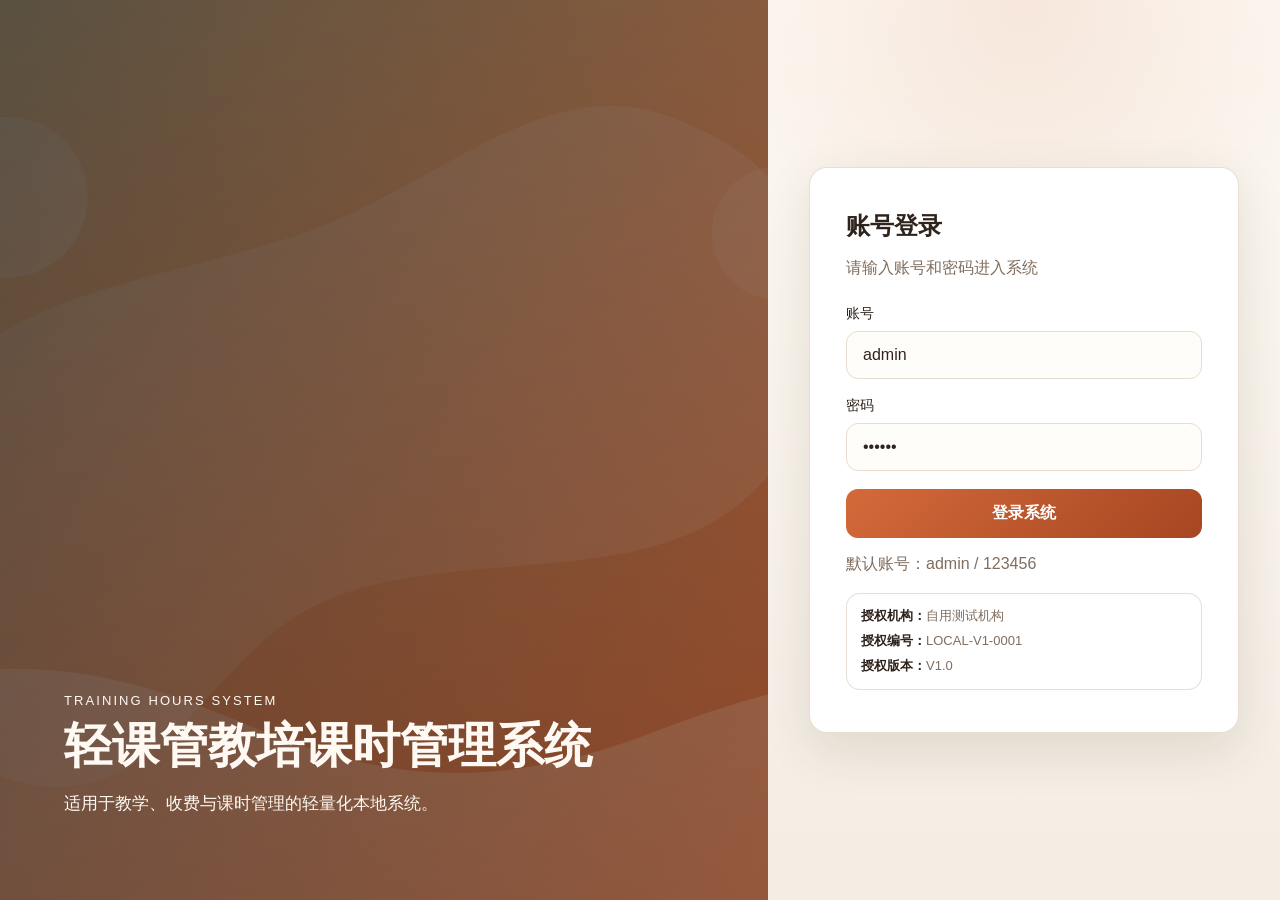
<file: index.html>
<!DOCTYPE html>
<html lang="zh-CN">

<head>
  <meta charset="UTF-8">
  <meta http-equiv="refresh" content="0; url=./pages/login.html">
  <meta name="viewport" content="width=device-width, initial-scale=1.0">
  <title>学校学员课时管理系统</title>
</head>

<body>
  <p>正在进入系统登录页，如未自动跳转，请点击 <a href="./pages/login.html">这里</a>。</p>
</body>

</html>
</file>
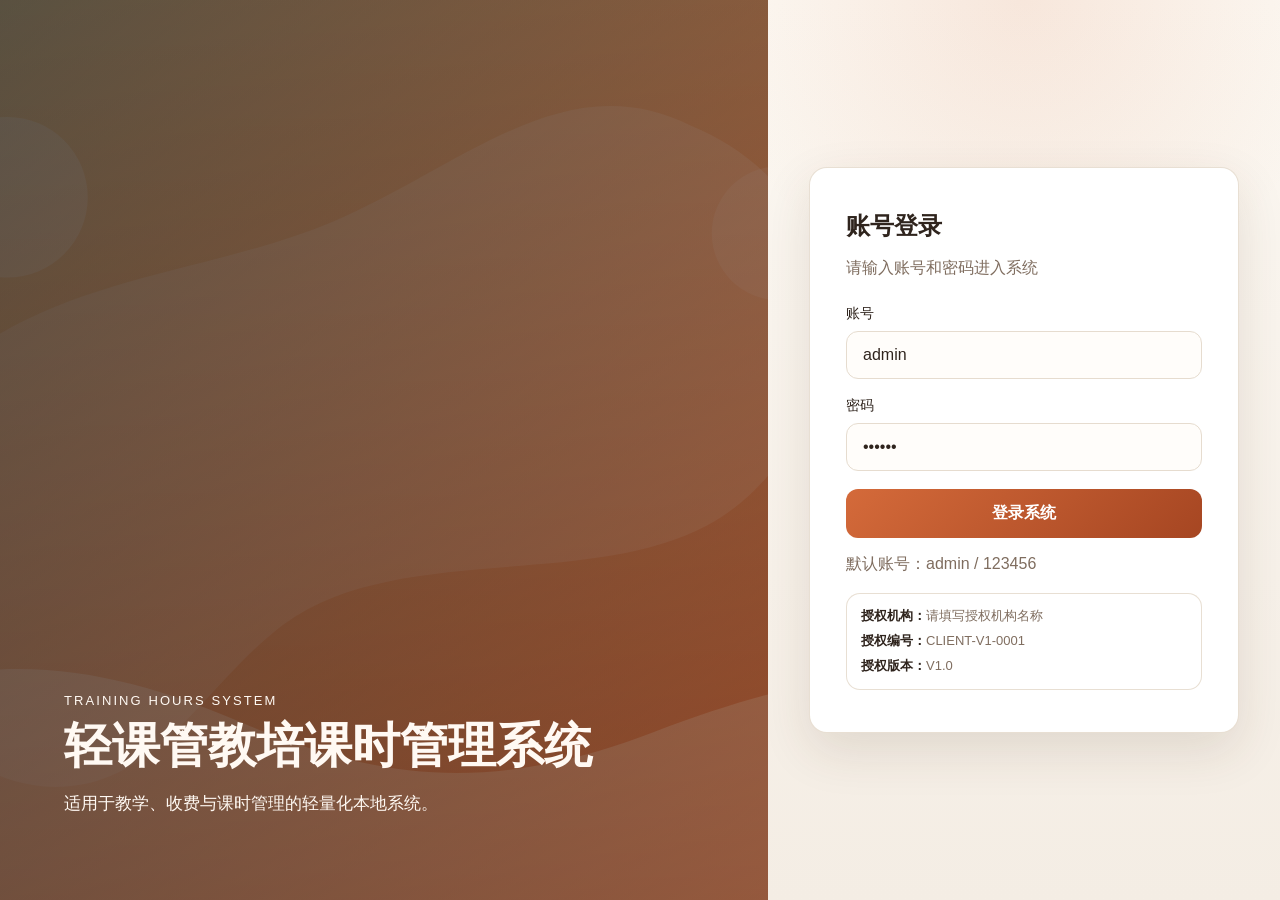
<file: 教培管理系统_V1.0_交付包/系统程序/index.html>
﻿<!DOCTYPE html>
<html lang="zh-CN">

<head>
  <meta charset="UTF-8">
  <meta http-equiv="refresh" content="0; url=./pages/login.html">
  <meta name="viewport" content="width=device-width, initial-scale=1.0">
  <title>轻课管教培课时管理系统</title>
</head>

<body>
  <p>正在进入轻课管教培课时管理系统登录页，如未自动跳转，请点击 <a href="./pages/login.html">这里</a>。</p>
</body>

</html>
</file>
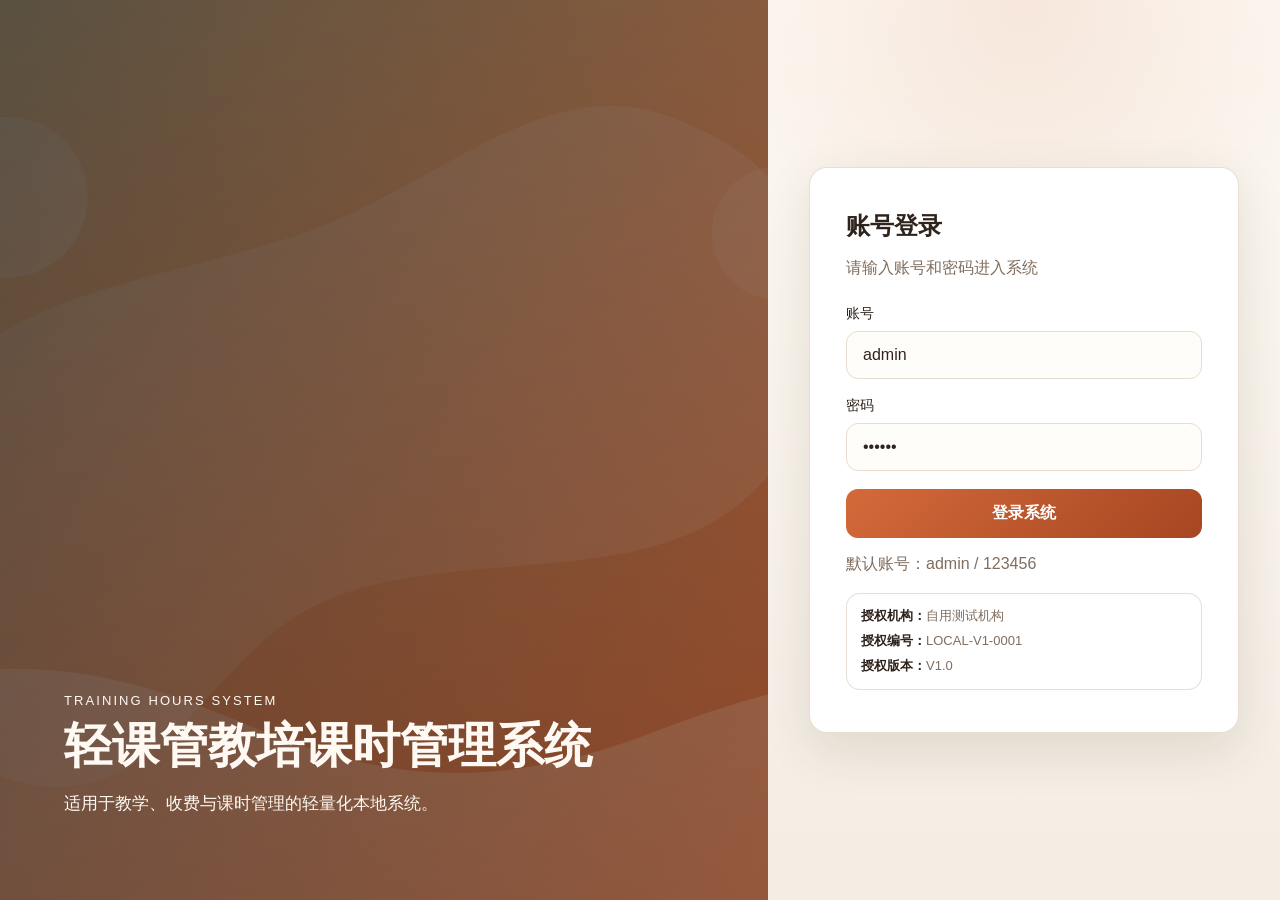
<file: pages/dashboard.html>
﻿<!DOCTYPE html>
<html lang="zh-CN">

<head>
  <meta charset="UTF-8">
  <meta name="viewport" content="width=device-width, initial-scale=1.0">
  <title>轻课管教培课时管理系统</title>
  <link rel="stylesheet" href="../css/style.css">
</head>

<body>
  <section class="dashboard">
    <aside class="sidebar">
      <div class="brand-block">
        <div class="brand-mark">
          <img src="../images/Logo.svg" alt="课时管理系统标识" class="brand-logo" />
        </div>
        <div class="brand-text">
          <h2>轻课管教培课时管理系统</h2>
        </div>
      </div>
      <div class="sidebar-license">
        <p><strong>授权机构：</strong><span id="sidebarLicenseInstitution">-</span></p>
        <p><strong>授权编号：</strong><span id="sidebarLicenseCode">-</span></p>
        <p><strong>授权版本：</strong><span id="sidebarLicenseVersion">-</span></p>
      </div>

      <nav class="menu">
        <div class="menu-group" data-group="frontdesk">
          <button class="menu-parent active expanded" type="button" data-parent="frontdesk">
            <span>前台业务</span>
            <span class="menu-arrow">▼</span>
          </button>
          <div class="submenu">
            <button class="menu-item" type="button" data-page="enrollment" data-parent-group="frontdesk">新生报名</button>
          </div>
        </div>

        <div class="menu-group" data-group="teaching">
          <button class="menu-parent active expanded" type="button" data-parent="teaching">
            <span>教学管理</span>
            <span class="menu-arrow">▼</span>
          </button>
          <div class="submenu">
            <button class="menu-item" type="button" data-page="teacher" data-parent-group="teaching">教师管理</button>
            <button class="menu-item" type="button" data-page="course" data-parent-group="teaching">课程管理</button>
            <button class="menu-item" type="button" data-page="class" data-parent-group="teaching">班级管理</button>
            <button class="menu-item active" type="button" data-page="student" data-parent-group="teaching">学员管理</button>
            <button class="menu-item" type="button" data-page="session" data-parent-group="teaching">上课管理</button>
            <button class="menu-item" type="button" data-page="charge" data-parent-group="teaching">收费模式</button>
          </div>
        </div>

        <div class="menu-group" data-group="finance">
          <button class="menu-parent active expanded" type="button" data-parent="finance">
            <span>财务管理</span>
            <span class="menu-arrow">▼</span>
          </button>
          <div class="submenu">
            <button class="menu-item" type="button" data-page="transaction" data-parent-group="finance">流水管理</button>
          </div>
        </div>
      </nav>
    </aside>

    <main class="main-panel">
      <header class="topbar">
        <div>
          <p class="page-tag" id="pageTag">教学管理</p>
          <h1 id="pageTitle">学员管理</h1>
        </div>

        <div class="top-actions">
          <label class="search-box hidden" id="topSearchBox">
            <input type="search" id="studentSearch" placeholder="搜索学员姓名" autocomplete="off" autocapitalize="off" autocorrect="off" spellcheck="false">
            <span>搜索</span>
          </label>
          <button class="secondary-btn" type="button" id="exportDataBtn">导出数据</button>
          <button class="secondary-btn" type="button" id="importDataBtn">导入数据</button>
          <button class="secondary-btn" type="button" id="bindDataFileBtn">绑定数据文件</button>
          <button class="secondary-btn" type="button" id="syncDataFileBtn">从文件同步</button>
          <button class="secondary-btn" type="button" id="usageGuideBtn">使用说明</button>
          <div class="top-tools-cluster">
            <details class="top-tools-menu">
              <summary class="secondary-btn" id="dataToolsToggle">数据工具</summary>
              <div class="top-tools-dropdown">
                <button class="secondary-btn" type="button" id="dataToolsExportBtn">导出数据</button>
                <button class="secondary-btn" type="button" id="dataToolsImportBtn">导入数据</button>
                <button class="secondary-btn" type="button" id="dataToolsBindBtn">绑定数据文件</button>
                <button class="secondary-btn" type="button" id="dataToolsSyncBtn">从文件同步</button>
              </div>
            </details>
          </div>
          <input class="hidden" type="file" id="importDataInput" accept=".json,application/json">
          <span class="data-file-status" id="dataFileStatus">未绑定数据文件</span>
          <button class="ghost-btn" type="button" id="logoutBtn">退出登录</button>
        </div>
      </header>

      <section class="content-panels">
        <section class="content-panel active" id="panel-student">
          <div class="content-grid">
            <article class="hero-card">
              <div>
                <p class="card-tag">学员管理</p>
                <h2>在读学员总览</h2>
                <p class="card-desc">查看当前在读学员、续费提醒、班级分布与生日提醒情况。</p>
                <div class="mini-stats student-mini-stats">
                  <div class="mini-stat">
                    <strong id="studentTotalCount">0</strong>
                    <span>在读学员</span>
                  </div>
                  <div class="mini-stat">
                    <strong id="studentClassCount">0</strong>
                    <span>开班数量</span>
                  </div>
                  <div class="mini-stat">
                    <strong id="studentBirthdayCount">0</strong>
                    <span>7天生日提醒</span>
                  </div>
                </div>
              </div>
              <div class="hero-actions">
                <button class="primary-btn" type="button" id="viewRenewalBtn">查看续费学员</button>
                <button class="secondary-btn" type="button" id="openSessionManageBtn">打开上课管理</button>
              </div>
            </article>

            <article class="info-card">
              <p class="card-tag">学员档案</p>
              <h3>管理说明</h3>
              <ul class="feature-list">
                <li>支持查看学员详情、转班、换老师、停课恢复、退费。</li>
                <li>剩余课时与上课记录联动，删除上课记录会自动恢复对应课时。</li>
                <li>剩余 4 课时及以下的学员会进入续费提醒。</li>
                <li>停课学员会被冻结，不能继续划课时；恢复后才可继续记录。</li>
              </ul>
            </article>

            <article class="table-card">
              <div class="section-head">
                <div>
                  <p class="card-tag">学员管理</p>
                  <h3>在读学员列表</h3>
                </div>
                <span class="result-count" id="resultCount">0 位学员</span>
              </div>
              <div id="studentStatusFilters" class="student-filter-bar"></div>
              <div class="table-wrap">
                <table>
                  <thead>
                    <tr>
                      <th>学员姓名</th>
                      <th>联系电话</th>
                      <th>报名课程</th>
                      <th>报名班级</th>
                      <th>授课老师</th>
                      <th>总课时</th>
                      <th>剩余课时</th>
                      <th>状态</th>
                      <th>操作</th>
                    </tr>
                  </thead>
                  <tbody id="studentTableBody"></tbody>
                </table>
              </div>
              <div class="table-pagination">
                <button class="secondary-btn" type="button" id="studentPrevPageBtn">上一页</button>
                <span class="pagination-info" id="studentPageInfo">第 1 / 1 页</span>
                <button class="secondary-btn" type="button" id="studentNextPageBtn">下一页</button>
              </div>
            </article>
          </div>
        </section>

        <section class="content-panel" id="panel-enrollment">
          <article class="panel-card wide-card">
            <div class="section-head">
              <div>
                <h3 id="enrollmentSectionTitle">新生报名管理</h3>
              </div>
            </div>

            <div class="business-nav">
              <button class="business-tab active" type="button" data-business-tab="registration">新生报名</button>
              <button class="business-tab" type="button" data-business-tab="retail">教材零售</button>
              <button class="business-tab" type="button" data-business-tab="birthday">学员生日</button>
              <button class="business-tab" type="button" data-business-tab="today">今日办理</button>
            </div>

            <div class="business-panel active" id="business-registration">
              <div class="form-section">
                <div class="section-head compact-head">
                  <div>
                    <h3>报名资料录入</h3>
                    <p class="form-helper">带 <span class="required-mark">*</span> 的栏目为必填项。课程和班级数据会与课程管理、班级管理保持同步。</p>
                  </div>
                </div>

                <div class="form-grid form-grid-3">
                  <div class="form-field">
                    <label>报名日期 <span class="required-mark">*</span></label>
                    <input type="date" id="enrollDateInput">
                  </div>
                  <div class="form-field">
                    <label>学员姓名 <span class="required-mark">*</span></label>
                    <input type="text" id="studentNameInput" autocomplete="off">
                  </div>
                  <div class="form-field">
                    <label>家长姓名</label>
                    <input type="text" id="parentNameInput" autocomplete="off">
                  </div>
                  <div class="form-field">
                    <label>联系电话</label>
                    <input type="text" id="parentPhoneInput" autocomplete="off">
                  </div>
                  <div class="form-field">
                    <label>学员年龄</label>
                    <input type="number" id="studentAgeInput" min="1">
                  </div>
                  <div class="form-field">
                    <label>出生日期</label>
                    <input type="date" id="birthMonthInput">
                  </div>
                  <div class="form-field">
                    <label>鏍″尯 <span class="required-mark">*</span></label>
                    <select id="campusSelect"></select>
                  </div>
                  <div class="form-field">
                    <label>报名课程类型 <span class="required-mark">*</span></label>
                    <select id="courseSelect"></select>
                  </div>
                  <div class="form-field">
                    <label>报名班级 <span class="required-mark">*</span></label>
                    <select id="classSelect"></select>
                  </div>
                  <div class="form-field">
                    <label>授课老师 <span class="required-mark">*</span></label>
                    <select id="teacherSelect"></select>
                  </div>
                  <div class="form-field">
                    <label>报名课时包 <span class="required-mark">*</span></label>
                    <select id="packageSelect"></select>
                  </div>
                  <div class="form-field">
                    <label>赠送课时</label>
                    <input type="number" id="giftHoursInput" min="0" value="0">
                  </div>
                  <div class="form-field">
                    <label>课时说明</label>
                    <input type="text" id="packageNoteInput" autocomplete="off">
                  </div>
                  <div class="form-field" style="grid-column: 1 / -1;">
                    <label>备注事项</label>
                    <textarea id="remarkInput" rows="3"></textarea>
                  </div>
                </div>

                <p class="form-helper top-space" id="enrollmentEditHint">当前为新增报名状态，可直接填写后提交。</p>
                <div class="enrollment-actions">
                  <button class="primary-btn" type="button" id="saveEnrollmentBtn">提交按钮</button>
                  <button class="secondary-btn" type="button" id="resetEnrollmentBtn">重置内容</button>
                </div>
              </div>

              <div class="section-head">
                <div>
                  <h3>今日新生报名记录</h3>
                </div>
                <span class="result-count" id="enrollmentCount">0 条记录</span>
              </div>
              <div class="table-wrap">
                <table>
                  <thead>
                    <tr>
                      <th>报名日期</th>
                      <th>学员姓名</th>
                      <th>家长姓名</th>
                      <th>报名课程</th>
                      <th>报名班级</th>
                      <th>课时包</th>
                      <th>赠送课时</th>
                      <th>授课老师</th>
                      <th>操作</th>
                    </tr>
                  </thead>
                  <tbody id="enrollmentTableBody"></tbody>
                </table>
              </div>
              <div class="table-pagination">
                <button class="secondary-btn" type="button" id="enrollmentPrevPageBtn">上一页</button>
                <span class="pagination-info" id="enrollmentPageInfo">第 1 / 1 页</span>
                <button class="secondary-btn" type="button" id="enrollmentNextPageBtn">下一页</button>
              </div>
            </div>

            <div class="business-panel" id="business-retail">
              <div class="section-head">
                <div>
                  <h3>教材零售</h3>
                  <p class="form-helper">零售记录会自动同步到流水管理中。</p>
                </div>
                <button class="primary-btn" type="button" id="addRetailBtn">新增零售</button>
              </div>
              <div class="table-wrap">
                <table>
                  <thead>
                    <tr>
                      <th>销售日期</th>
                      <th>物品名称</th>
                      <th>商品分类</th>
                      <th>数量</th>
                      <th>单价</th>
                      <th>销售金额</th>
                      <th>购买人</th>
                      <th>操作</th>
                    </tr>
                  </thead>
                  <tbody id="retailTableBody"></tbody>
                </table>
              </div>
              <div class="table-pagination">
                <button class="secondary-btn" type="button" id="retailPrevPageBtn">上一页</button>
                <span class="pagination-info" id="retailPageInfo">第 1 / 1 页</span>
                <button class="secondary-btn" type="button" id="retailNextPageBtn">下一页</button>
              </div>
            </div>

            <div class="business-panel" id="business-birthday">
              <div class="section-head">
                <div>
                  <h3>学员生日</h3>
                  <p class="form-helper">仅展示当前日期起 7 天内即将过生日的学员。</p>
                </div>
              </div>
              <div class="table-wrap">
                <table>
                  <thead>
                    <tr>
                      <th>学员姓名</th>
                      <th>生日日期</th>
                      <th>班级</th>
                      <th>备注</th>
                      <th>操作</th>
                    </tr>
                  </thead>
                  <tbody id="birthdayTableBody"></tbody>
                </table>
              </div>
              <div class="table-pagination">
                <button class="secondary-btn" type="button" id="birthdayPrevPageBtn">上一页</button>
                <span class="pagination-info" id="birthdayPageInfo">第 1 / 1 页</span>
                <button class="secondary-btn" type="button" id="birthdayNextPageBtn">下一页</button>
              </div>
            </div>

            <div class="business-panel" id="business-today">
              <div class="section-head">
                <div>
                  <h3>今日办理</h3>
                </div>
              </div>
              <div class="form-grid form-grid-3">
                <div class="form-field">
                  <label>办理日期</label>
                  <input type="date" id="todayDateFilter">
                </div>
                <div class="form-field">
                  <label>课程类别</label>
                  <select id="todayCourseFilter"></select>
                </div>
                <div class="form-field align-end">
                  <div class="inline-actions">
                    <button class="primary-btn" type="button" id="filterTodayBtn">办理查询</button>
                    <button class="secondary-btn" type="button" id="resetTodayBtn">清空</button>
                  </div>
                </div>
              </div>
              <div class="table-wrap top-space">
                <table>
                  <thead>
                    <tr>
                      <th>办理日期</th>
                      <th>时间</th>
                      <th>办理事项</th>
                      <th>姓名</th>
                      <th>课程类别</th>
                      <th>状态</th>
                    </tr>
                  </thead>
                  <tbody id="todayTableBody"></tbody>
                </table>
              </div>
              <div class="table-pagination">
                <button class="secondary-btn" type="button" id="todayPrevPageBtn">上一页</button>
                <span class="pagination-info" id="todayPageInfo">第 1 / 1 页</span>
                <button class="secondary-btn" type="button" id="todayNextPageBtn">下一页</button>
              </div>
            </div>
          </article>
        </section>

        <section class="content-panel" id="panel-teacher">
          <article class="panel-card">
            <div class="teacher-toolbar">
              <div>
                <p class="card-tag">教师管理</p>
                <h3>教师档案</h3>
              </div>
              <div class="inline-actions">
                <label class="search-box teacher-search-box">
                  <input type="search" id="teacherSearch" placeholder="搜索教师姓名或电话" autocomplete="off">
                  <span>搜索</span>
                </label>
                <button class="primary-btn" type="button" id="addTeacherBtn">添加教师</button>
              </div>
            </div>

            <div class="teacher-list-head hidden" id="teacherListHead">
              <span class="result-count" id="teacherCount">0 位教师</span>
            </div>
            <div class="teacher-empty-state" id="teacherEmptyState">
              <h4>当前还没有教师信息</h4>
              <p>点击右上角“添加教师”后，这里会显示已有教师的基本信息卡片。</p>
            </div>
            <div class="teacher-card-grid hidden" id="teacherCardList"></div>
          </article>
        </section>

        <section class="content-panel" id="panel-course">
          <article class="panel-card">
            <div class="section-head">
              <div>
                <p class="card-tag">课程管理</p>
                <h3>课程类型维护</h3>
                <p class="form-helper">课程类型单独维护，新生报名和教材零售会同步读取这里的课程数据。</p>
              </div>
              <button class="primary-btn" type="button" id="courseQuickAddBtn">新建课程</button>
            </div>

            <div class="table-wrap">
              <table>
                <thead>
                  <tr>
                    <th>课程类型</th>
                    <th>操作</th>
                  </tr>
                </thead>
                <tbody id="courseTableBody"></tbody>
              </table>
            </div>
          </article>
        </section>

        <section class="content-panel" id="panel-class">
          <article class="panel-card">
            <div class="section-head">
              <div>
                <p class="card-tag">教学管理</p>
                <h3>班级管理</h3>
              </div>
              <div class="inline-actions">
                <label class="search-box class-search-box">
                  <input type="search" id="classSearch" placeholder="搜索班级名称" autocomplete="off">
                  <span>搜索</span>
                </label>
                <button class="primary-btn" type="button" id="addClassTypeBtn">新建班级类型</button>
                <button class="primary-btn" type="button" id="addClassBtn">新建班级</button>
              </div>
            </div>

            <div class="form-section">
              <div class="section-head compact-head">
                <div>
                  <h3>班级设置</h3>
                  <p class="form-helper">班级名称和班级类型在这里维护，新生报名、学员转班和上课管理会同步读取这里的班级数据。</p>
                </div>
              </div>

              <div class="form-grid class-manager-grid">
                <div class="form-field">
                  <label>班级名称</label>
                  <input type="text" id="newClassInput" placeholder="如：古筝少儿启蒙班" autocomplete="off">
                </div>
                <div class="form-field">
                  <label>班级类型</label>
                  <select id="classTypeSelect"></select>
                </div>
              </div>
            </div>

            <div class="table-wrap">
              <table>
                <thead>
                  <tr>
                    <th>班级名称</th>
                    <th>班级类型</th>
                    <th>状态</th>
                    <th>当前授课老师</th>
                    <th>在读学员</th>
                    <th>操作</th>
                  </tr>
                </thead>
                <tbody id="classTableBody"></tbody>
              </table>
            </div>
            <div class="table-pagination">
              <button class="secondary-btn" type="button" id="classPrevPageBtn">上一页</button>
              <span class="pagination-info" id="classPageInfo">第 1 / 1 页</span>
              <button class="secondary-btn" type="button" id="classNextPageBtn">下一页</button>
            </div>
          </article>
        </section>

        <section class="content-panel" id="panel-session">
          <article class="panel-card wide-card">
            <div class="section-head">
              <div>
                <p class="card-tag">上课管理</p>
                <h3>上课记录</h3>
                <p class="form-helper">先选择教师，再选择班级，只显示该教师当前名下可上课的学员。</p>
              </div>
              <button class="primary-btn" type="button" id="chooseTeacherBtn">选择教师</button>
            </div>

            <div class="mini-stats">
              <div class="mini-stat">
                <strong id="sessionTeacherDisplay">未选择</strong>
                <span>当前教师</span>
              </div>
              <div class="mini-stat">
                <strong id="sessionAvailableClassCount">0</strong>
                <span>可上课班级</span>
              </div>
              <div class="mini-stat">
                <strong id="sessionPendingStudentCount">0 / 0</strong>
                <span>已选学员</span>
              </div>
            </div>

            <div class="session-view-tabs" id="sessionViewTabs">
              <button class="business-tab active" type="button" data-session-view="editor">记录上课</button>
              <button class="business-tab" type="button" data-session-view="history">上课记录</button>
            </div>

            <div class="session-view-panel" id="sessionEditorPanel">
            <div class="form-grid top-space">
              <div class="form-field">
                <label>上课日期</label>
                <input type="date" id="sessionLessonDateInput">
              </div>
              <div class="form-field">
                <label>搜索学员姓名</label>
                <label class="search-box">
                  <input type="search" id="sessionStudentSearch" placeholder="输入学员姓名" autocomplete="off">
                  <span>搜索</span>
                </label>
              </div>
            </div>
            <div class="session-class-toolbar">
              <span class="session-class-label">教师名下班级</span>
              <div class="session-class-tabs" id="sessionClassTabs"></div>
            </div>

            <div class="session-student-panel">
              <div class="session-student-list" id="sessionStudentList"></div>
            </div>

            <div class="inline-actions session-action-row">
              <button class="secondary-btn" type="button" id="sessionSelectAllBtn">全选</button>
              <button class="secondary-btn" type="button" id="sessionResetBtn">重置</button>
              <button class="primary-btn" type="button" id="saveSessionBtn">记录上课</button>
            </div>

              </div>

              <div class="session-view-panel hidden" id="sessionHistoryPanel">
              <div class="transaction-filter-bar simple-filter-bar top-space" id="sessionRecordFilterBar">
                <div class="form-field">
                  <label>上课日期</label>
                  <input type="date" id="sessionDateFilter">
                </div>
                <div class="form-field">
                  <label>教师</label>
                  <select id="sessionTeacherFilter"></select>
                </div>
                <div class="form-field">
                  <label>班级</label>
                  <select id="sessionClassFilter"></select>
                </div>
                <div class="form-field align-end">
                  <div class="inline-actions">
                    <button class="primary-btn" type="button" id="filterSessionBtn">查询</button>
                    <button class="secondary-btn" type="button" id="resetSessionFilterBtn">清空</button>
                  </div>
                </div>
              </div>

              <div class="section-head top-space">
              <div>
                <h3>最近上课记录</h3>
              </div>
              <span class="result-count" id="sessionRecordCount">0 条记录</span>
            </div>
            <div class="table-wrap">
              <table>
                <thead>
                  <tr>
                    <th>上课日期</th>
                    <th>教师</th>
                    <th>班级</th>
                    <th>到课人数</th>
                    <th>记录详情</th>
                    <th>操作</th>
                  </tr>
                </thead>
                <tbody id="sessionTableBody"></tbody>
              </table>
            </div>
            <div class="table-pagination">
              <button class="secondary-btn" type="button" id="sessionPrevPageBtn"></button>
              <span class="pagination-info" id="sessionPageInfo"></span>
              <button class="secondary-btn" type="button" id="sessionNextPageBtn"></button>
            </div>
              </div>
          </article>
        </section>

        <section class="content-panel" id="panel-charge">
          <article class="panel-card">
            <div class="section-head">
              <div>
                <p class="card-tag">收费模式</p>
                <h3>课时包设置</h3>
              </div>
              <div class="inline-actions">
                <button class="primary-btn" type="button" id="addChargePackageBtn">新增收费模式</button>
              </div>
            </div>
            <div class="pricing-grid" id="chargePackageList"></div>
          </article>
        </section>

        <section class="content-panel" id="panel-transaction">
          <article class="panel-card">
            <div class="section-head">
              <div>
                <p class="card-tag">财务管理</p>
                <h3>流水管理</h3>
              </div>
            </div>

            <div class="transaction-filter-bar">
              <div class="form-field">
                <label>开始日期</label>
                <input type="date" id="transactionDateFrom">
              </div>
              <div class="form-field">
                <label>结束日期</label>
                <input type="date" id="transactionDateTo">
              </div>
              <div class="form-field">
                <label>校区</label>
                <select id="transactionCampusFilter"></select>
              </div>
              <div class="form-field">
                <label>课程</label>
                <select id="transactionCourseFilter"></select>
              </div>
              <div class="form-field">
                <label>商品分类</label>
                <select id="transactionCategoryFilter"></select>
              </div>
              <div class="form-field">
                <label>鍔炵悊绫诲瀷</label>
                <select id="transactionTypeFilter"></select>
              </div>
              <div class="form-field">
                <label>搜索姓名</label>
                <input type="search" id="transactionStudentKeyword" autocomplete="off">
              </div>
              <div class="form-field">
                <label>搜索商品名称</label>
                <input type="search" id="transactionItemKeyword" autocomplete="off">
              </div>
              <div class="form-field align-end">
                <div class="inline-actions">
                  <button class="primary-btn" type="button" id="filterTransactionBtn">查询</button>
                  <button class="secondary-btn" type="button" id="resetTransactionBtn">清空</button>
                </div>
              </div>
            </div>

            <div class="mini-stats transaction-stats">
              <div class="mini-stat">
                <strong id="transactionTotalAmount">0</strong>
                <span>查询总金额</span>
              </div>
              <div class="mini-stat">
                <strong id="transactionTuitionAmount">0</strong>
                <span>学费金额</span>
              </div>
              <div class="mini-stat">
                <strong id="transactionRetailAmount">0</strong>
                <span>销售金额</span>
              </div>
              <div class="mini-stat">
                <strong id="transactionOtherAmount">0</strong>
                <span>其他金额</span>
              </div>
            </div>

            <div class="table-wrap">
              <table>
                <thead>
                  <tr>
                    <th>日期</th>
                    <th>姓名</th>
                    <th>类型</th>
                    <th>金额</th>
                    <th>校区</th>
                    <th>课程</th>
                    <th>商品分类</th>
                    <th>商品名称</th>
                    <th>备注</th>
                  </tr>
                </thead>
                <tbody id="transactionTableBody"></tbody>
              </table>
            </div>
            <div class="table-pagination">
              <button class="secondary-btn" type="button" id="transactionPrevPageBtn">上一页</button>
              <span class="pagination-info" id="transactionPageInfo">第 1 / 1 页</span>
              <button class="secondary-btn" type="button" id="transactionNextPageBtn">下一页</button>
            </div>
          </article>
        </section>
      </section>
    </main>
  </section>

  <div class="modal hidden" id="renewalModal">
    <div class="modal-mask" id="modalMask"></div>
    <div class="modal-card">
      <div class="modal-head">
        <div>
          <h3>即将续费学员</h3>
        </div>
        <button class="close-btn" type="button" id="closeModalBtn">关闭</button>
      </div>
      <div class="modal-list" id="renewalList"></div>
    </div>
  </div>

  <div class="modal hidden" id="renewalFormModal">
    <div class="modal-mask" id="renewalFormModalMask"></div>
    <div class="modal-card">
      <div class="modal-head">
        <div>
          <h3 id="renewalFormTitle">学员续费</h3>
        </div>
        <button class="close-btn" type="button" id="closeRenewalFormBtn">关闭</button>
      </div>
      <div class="form-grid form-grid-3">
        <div class="form-field">
          <label>姓名</label>
          <input type="text" id="renewalStudentName" readonly>
        </div>
        <div class="form-field">
          <label>报名课程</label>
          <input type="text" id="renewalCourseName" readonly>
        </div>
        <div class="form-field">
          <label>课包</label>
          <select id="renewalPackageSelect"></select>
        </div>
        <div class="form-field">
          <label>赠送课时</label>
          <input type="number" id="renewalGiftHoursInput" min="0" value="0">
        </div>
        <div class="form-field">
          <label>应收金额</label>
          <input type="number" id="renewalReceivableInput" readonly>
        </div>
        <div class="form-field">
          <label>优惠方式</label>
          <select id="renewalDiscountMode">
            <option value="discount">%打折</option>
            <option value="reduce">优惠</option>
          </select>
        </div>
        <div class="form-field" id="renewalDiscountRateField">
          <label>折扣选择</label>
          <select id="renewalDiscountRate"></select>
        </div>
        <div class="form-field hidden" id="renewalDiscountAmountField">
          <label>优惠金额</label>
          <input type="number" id="renewalDiscountAmount" min="0" value="0">
        </div>
        <div class="form-field">
          <label>实收金额</label>
          <input type="number" id="renewalReceivedInput" readonly>
        </div>
        <div class="form-field" style="grid-column: 1 / -1;">
          <label>备注</label>
          <textarea id="renewalNoteInput" rows="3"></textarea>
        </div>
      </div>
      <div class="enrollment-actions">
        <button class="primary-btn" type="button" id="saveRenewalBtn">保存续费</button>
        <button class="secondary-btn" type="button" id="cancelRenewalBtn">取消</button>
      </div>
    </div>
  </div>

  <div class="modal hidden" id="teacherModal">
    <div class="modal-mask" id="teacherModalMask"></div>
    <div class="modal-card">
      <div class="modal-head">
        <div>
          <h3 id="teacherFormTitle">添加教师</h3>
        </div>
        <button class="close-btn" type="button" id="closeTeacherModalBtn">关闭</button>
      </div>
      <div class="autofill-decoy">
        <input type="text" autocomplete="username">
        <input type="password" autocomplete="new-password">
      </div>
      <div class="form-grid">
        <div class="form-field">
          <label>教师姓名</label>
          <input type="text" id="teacherName" autocomplete="off">
        </div>
        <div class="form-field">
          <label>昵称</label>
          <input type="text" id="teacherNickname" autocomplete="off">
        </div>
        <div class="form-field">
          <label>教授科目</label>
          <input type="text" id="teacherSubject" autocomplete="off">
        </div>
        <div class="form-field">
          <label>联系电话</label>
          <input type="text" id="teacherPhone" autocomplete="off">
        </div>
      </div>
      <div class="enrollment-actions">
        <button class="primary-btn" type="button" id="saveTeacherBtn">保存教师</button>
        <button class="secondary-btn" type="button" id="cancelTeacherBtn">取消</button>
      </div>
    </div>
  </div>

  <div class="modal hidden" id="retailModal">
    <div class="modal-mask" id="retailModalMask"></div>
    <div class="modal-card">
      <div class="modal-head">
        <div>
          <h3 id="retailFormTitle">新增零售</h3>
        </div>
        <button class="close-btn" type="button" id="closeRetailModalBtn">关闭</button>
      </div>
      <div class="form-grid form-grid-3">
        <div class="form-field">
          <label>销售日期</label>
          <input type="date" id="retailDateInput">
        </div>
        <div class="form-field">
          <label>物品名称</label>
          <input type="text" id="retailItemInput" autocomplete="off">
        </div>
        <div class="form-field">
          <label>商品分类</label>
          <select id="retailCategoryInput"></select>
        </div>
        <div class="form-field">
          <label>数量</label>
          <input type="number" id="retailQuantityInput" min="1" value="1">
        </div>
        <div class="form-field">
          <label>单价</label>
          <input type="number" id="retailUnitPriceInput" min="0" value="0">
        </div>
        <div class="form-field">
          <label>销售金额</label>
          <input type="number" id="retailAmountInput" min="0" value="0">
        </div>
        <div class="form-field">
          <label>购买人</label>
          <input type="text" id="retailBuyerInput" autocomplete="off">
        </div>
        <div class="form-field">
          <label>校区</label>
          <select id="retailCampusInput"></select>
        </div>
        <div class="form-field">
          <label>关联课程</label>
          <select id="retailCourseInput"></select>
        </div>
        <div class="form-field">
          <label>收款方式</label>
          <input type="text" id="retailPaymentInput" autocomplete="off">
        </div>
        <div class="form-field">
          <label>经办人</label>
          <input type="text" id="retailOperatorInput" autocomplete="off">
        </div>
        <div class="form-field" style="grid-column: 1 / -1;">
          <label>备注</label>
          <textarea id="retailRemarkInput" rows="3"></textarea>
        </div>
      </div>
      <div class="enrollment-actions">
        <button class="primary-btn" type="button" id="saveRetailBtn">保存记录</button>
        <button class="secondary-btn" type="button" id="cancelRetailBtn">取消</button>
      </div>
    </div>
  </div>

  <div class="modal hidden" id="chargePackageModal">
    <div class="modal-mask" id="chargePackageModalMask"></div>
    <div class="modal-card">
      <div class="modal-head">
        <div>
          <h3 id="chargePackageFormTitle">新增收费模式</h3>
        </div>
        <button class="close-btn" type="button" id="closeChargePackageModalBtn">关闭</button>
      </div>
      <div class="form-grid">
        <div class="form-field">
          <label>课包名称</label>
          <input type="text" id="chargePackageNameInput" autocomplete="off">
        </div>
        <div class="form-field">
          <label>课时数量</label>
          <input type="number" id="chargePackageHoursInput" min="1" value="24">
        </div>
        <div class="form-field">
          <label>收费金额</label>
          <input type="number" id="chargePackagePriceInput" min="0" value="0">
        </div>
      </div>
      <div class="enrollment-actions">
        <button class="primary-btn" type="button" id="saveChargePackageBtn">保存收费模式</button>
        <button class="secondary-btn" type="button" id="cancelChargePackageBtn">取消</button>
      </div>
    </div>
  </div>

  <div class="modal hidden" id="studentAdjustModal">
    <div class="modal-mask" id="studentAdjustMask"></div>
    <div class="modal-card">
      <div class="modal-head">
        <div>
          <h3 id="studentAdjustTitle">学员调整</h3>
          <p class="form-helper" id="adjustStudentName"></p>
        </div>
        <button class="close-btn" type="button" id="closeStudentAdjustBtn">关闭</button>
      </div>
      <div class="form-grid">
        <div class="form-field hidden" id="adjustCourseField">
          <label>课程</label>
          <select id="adjustCourseSelect"></select>
        </div>
        <div class="form-field" id="adjustClassField">
          <label>班级</label>
          <select id="adjustClassSelect"></select>
        </div>
        <div class="form-field" id="adjustTeacherField">
          <label>教师</label>
          <select id="adjustTeacherSelect"></select>
        </div>
        <div class="form-field">
          <label>生效日期</label>
          <input type="date" id="adjustEffectiveDate">
        </div>
        <div class="form-field" style="grid-column: 1 / -1;">
          <label>备注</label>
          <textarea id="adjustNoteInput" rows="3"></textarea>
        </div>
      </div>
      <div class="enrollment-actions">
        <button class="primary-btn" type="button" id="saveStudentAdjustBtn">保存调整</button>
        <button class="secondary-btn" type="button" id="cancelStudentAdjustBtn">取消</button>
      </div>
    </div>
  </div>

  <div class="modal hidden" id="sessionTeacherModal">
    <div class="modal-mask" id="sessionTeacherMask"></div>
    <div class="modal-card">
      <div class="modal-head">
        <div>
          <h3>选择教师</h3>
        </div>
        <button class="close-btn" type="button" id="closeSessionTeacherModalBtn">关闭</button>
      </div>
      <div class="modal-list" id="sessionTeacherList"></div>
    </div>
  </div>

  <div class="modal hidden" id="managementEditorModal">
    <div class="modal-mask" id="managementEditorMask"></div>
    <div class="modal-box management-dialog">
      <button class="close-btn" type="button" id="closeManagementEditorBtn">关闭</button>
      <h3 id="managementEditorTitle">新建内容</h3>
      <p class="form-helper" id="managementEditorHint"></p>
      <div class="form-field">
        <label id="managementEditorLabel">名称</label>
        <input type="text" id="managementEditorInput" autocomplete="off" autocapitalize="off" autocorrect="off" spellcheck="false">
        </div>
        <div class="management-editor-list hidden" id="managementEditorList"></div>
        <div class="enrollment-actions top-space">
        <button class="primary-btn" type="button" id="saveManagementEditorBtn">保存</button>
        <button class="secondary-btn" type="button" id="cancelManagementEditorBtn">取消</button>
      </div>
    </div>
  </div>

  <div class="modal hidden" id="usageGuideModal">
    <div class="modal-mask" id="usageGuideMask"></div>
    <div class="modal-card guide-modal-card">
      <div class="modal-head">
        <div>
          <h3 id="usageGuideTitle">系统使用说明</h3>
        </div>
        <button class="close-btn" type="button" id="closeUsageGuideBtn">关闭</button>
      </div>
      <div class="guide-sections">
        <section class="guide-section">
          <h4>首次使用</h4>
          <ul>
            <li>建议先创建校区（在“流水管理 -> 校区管理”中创建）、学科、教师、班级和收费模式。</li>
            <li>首次使用前先点一次“绑定数据文件”，绑定固定的本地数据文件。</li>
            <li>之后再开始录入真实的报名、上课、续费和退费数据。</li>
          </ul>
        </section>
        <section class="guide-section">
          <h4>日常备份</h4>
          <ul>
            <li>系统会自动保存，但建议定期点“导出数据”手动备份。</li>
            <li>如果当天录入了很多重要数据，建议结束前再导出一次。</li>
            <li>换电脑时，把导出的 JSON 文件复制到新电脑再导入即可。</li>
          </ul>
        </section>
        <section class="guide-section">
          <h4>导入与恢复</h4>
          <ul>
            <li>点“导入数据”可恢复之前导出的完整数据。</li>
            <li>点“从文件同步”可从当前绑定的数据文件重新拉回数据。</li>
            <li>如果页面数据异常，先不要继续录入，优先尝试同步或导入备份。</li>
          </ul>
        </section>
      </div>
      <div class="enrollment-actions">
        <button class="primary-btn" type="button" id="confirmUsageGuideBtn">我知道了</button>
      </div>
    </div>
  </div>

  <div class="modal hidden" id="confirmDialogModal">
    <div class="modal-mask"></div>
    <div class="modal-card confirm-dialog-card">
      <div class="confirm-dialog-body">
        <h3 id="confirmDialogTitle">确认删除</h3>
        <p id="confirmDialogMessage">确认执行当前删除操作吗？</p>
      </div>
      <div class="enrollment-actions confirm-dialog-actions">
        <button class="table-refund-btn" type="button" id="confirmDialogConfirmBtn">确认删除</button>
        <button class="secondary-btn" type="button" id="confirmDialogCancelBtn">取消</button>
      </div>
    </div>
  </div>

  <div class="modal hidden" id="inputDialogModal">
    <div class="modal-mask"></div>
    <div class="modal-card input-dialog-card">
      <div class="modal-head">
        <div>
          <h3 id="inputDialogTitle">输入内容</h3>
          <p class="modal-tip hidden" id="inputDialogHint"></p>
        </div>
      </div>
      <div class="form-grid compact-grid">
        <label class="field">
          <span id="inputDialogLabel">请输入内容</span>
          <input id="inputDialogInput" type="text" autocomplete="off" />
        </label>
      </div>
      <div class="enrollment-actions">
        <button class="secondary-btn" type="button" id="inputDialogCancelBtn">取消</button>
        <button class="primary-btn" type="button" id="inputDialogConfirmBtn">确认</button>
      </div>
    </div>
  </div>

  <div class="toast hidden" id="toast"></div>

  <script src="../授权信息.js"></script>
  <script src="../js/dashboard/core/state.js"></script>
  <script src="../js/dashboard/core/utils.js"></script>
  <script src="../js/dashboard/modules/common.js"></script>
  <script src="../js/dashboard/modules/charge.js"></script>
  <script src="../js/dashboard/modules/course.js"></script>
  <script src="../js/dashboard/modules/class.js"></script>
  <script src="../js/dashboard/modules/management-editor.js"></script>
  <script src="../js/dashboard/modules/teacher.js"></script>
  <script src="../js/dashboard/modules/renewal.js"></script>
  <script src="../js/dashboard/modules/enrollment.js"></script>
  <script src="../js/dashboard/modules/retail.js"></script>
  <script src="../js/dashboard/modules/student.js"></script>
  <script src="../js/dashboard/modules/session.js"></script>
  <script src="../js/dashboard/modules/transaction.js"></script>
  <script src="../js/dashboard/app.js"></script>
</body>

</html>
</file>
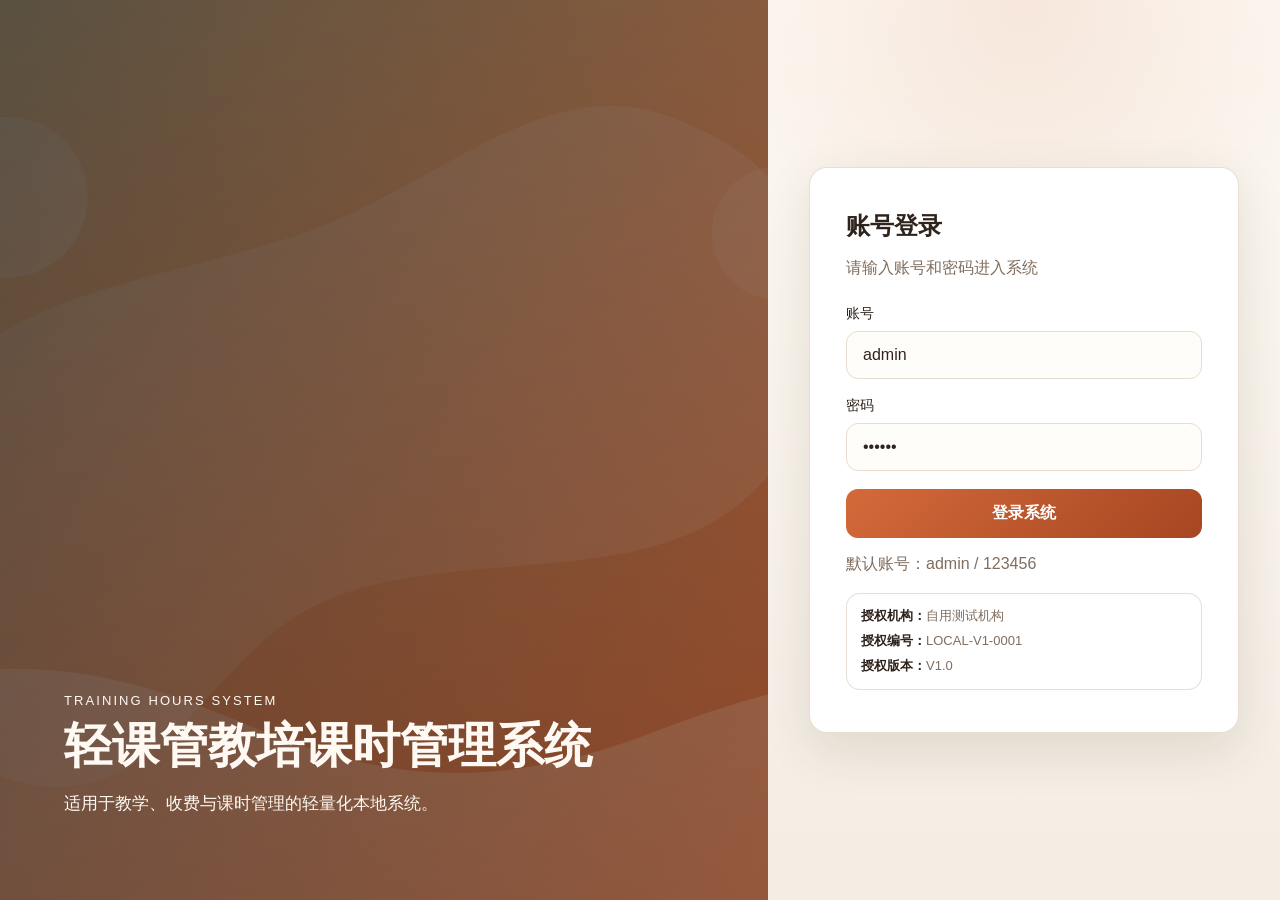
<file: pages/login.html>
﻿<!DOCTYPE html>
<html lang="zh-CN">

<head>
  <meta charset="UTF-8">
  <meta name="viewport" content="width=device-width, initial-scale=1.0">
  <title>登录 - 轻课管教培课时管理系统</title>
  <link rel="stylesheet" href="../css/style.css">
</head>

<body>
  <section class="login-screen">
    <div class="login-visual">
      <div class="visual-overlay"></div>
      <div class="visual-copy">
        <p class="eyebrow">Training Hours System</p>
        <h1>轻课管教培课时管理系统</h1>
        <p>适用于教学、收费与课时管理的轻量化本地系统。</p>
      </div>
    </div>

    <div class="login-panel">
      <div class="login-card">
        <h2>账号登录</h2>
        <p class="login-note">请输入账号和密码进入系统</p>

        <form id="loginForm" class="login-form">
          <label>
            <span>账号</span>
            <input type="text" id="username" placeholder="请输入账号" value="admin" required>
          </label>

          <label>
            <span>密码</span>
            <input type="password" id="password" placeholder="请输入密码" value="123456" required>
          </label>

          <button type="submit" class="primary-btn">登录系统</button>
        </form>

        <p class="hint">默认账号：admin / 123456</p>
        <div class="license-panel">
          <p><strong>授权机构：</strong><span id="loginLicenseInstitution">-</span></p>
          <p><strong>授权编号：</strong><span id="loginLicenseCode">-</span></p>
          <p><strong>授权版本：</strong><span id="loginLicenseVersion">-</span></p>
        </div>
      </div>
    </div>
  </section>

  <div class="toast hidden" id="toast"></div>

  <script src="../授权信息.js"></script>
  <script src="../js/login.js"></script>
</body>

</html>
</file>
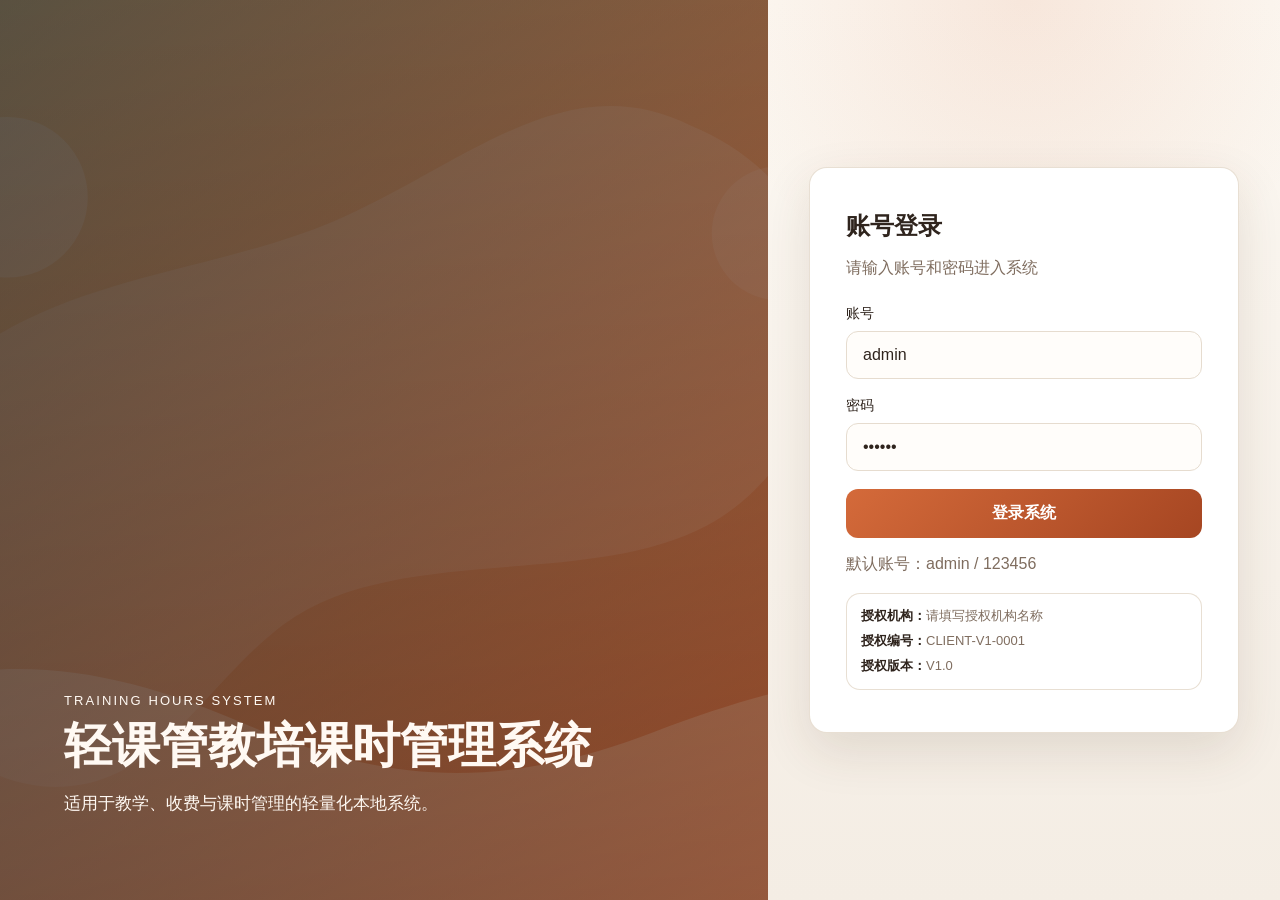
<file: 教培管理系统_V1.0_交付包/打开系统.html>
﻿<!DOCTYPE html>
<html lang="zh-CN">

<head>
  <meta charset="UTF-8">
  <meta http-equiv="refresh" content="0; url=./系统程序/index.html">
  <meta name="viewport" content="width=device-width, initial-scale=1.0">
  <title>打开轻课管课时管理系统</title>
  <link rel="icon" type="image/svg+xml" href="./系统程序/images/Logo.svg">
</head>

<body>
  <p>正在打开轻课管课时管理系统，如未自动跳转，请点击 <a href="./系统程序/index.html">这里</a>。</p>
</body>

</html>
</file>
<file: css/style.css>
﻿:root {
  --bg: #f4f1eb;
  --panel-strong: #fff;
  --line: #e6dccf;
  --text: #2f241d;
  --muted: #7f6d5f;
  --brand: #d46a3a;
  --brand-deep: #a64622;
  --accent: #224b63;
  --success: #2d8a5f;
  --warning: #c56d1f;
  --shadow: 0 18px 50px rgba(72, 47, 24, 0.12);
}

* {
  box-sizing: border-box;
}

body {
  margin: 0;
  font-family: "Microsoft YaHei", "PingFang SC", sans-serif;
  background: var(--bg);
  color: var(--text);
}

body.modal-open {
  overflow: hidden;
}

button,
input {
  font: inherit;
}

.hidden {
  display: none !important;
}

.autofill-decoy {
  position: absolute;
  width: 0;
  height: 0;
  overflow: hidden;
  opacity: 0;
  pointer-events: none;
}

.login-screen {
  min-height: 100vh;
  display: grid;
  grid-template-columns: 1.2fr 0.8fr;
}

.login-visual {
  position: relative;
  overflow: hidden;
  background:
    linear-gradient(135deg, rgba(15, 34, 56, 0.62), rgba(212, 106, 58, 0.45)),
    url("../images/login-bg.svg");
  background-size: cover;
  background-position: center;
}

.visual-overlay {
  position: absolute;
  inset: 0;
  background: linear-gradient(180deg, rgba(0, 0, 0, 0.12), rgba(0, 0, 0, 0.32));
}

.visual-copy {
  position: absolute;
  left: 64px;
  bottom: 80px;
  z-index: 1;
  max-width: 540px;
  color: #fff9f3;
}

.eyebrow,
.page-tag,
.card-tag {
  margin: 0 0 10px;
  font-size: 13px;
  letter-spacing: 0.16em;
  text-transform: uppercase;
}

.visual-copy h1 {
  margin: 0 0 16px;
  font-size: 48px;
  line-height: 1.15;
}

.visual-copy p:last-child {
  margin: 0;
  font-size: 17px;
  line-height: 1.8;
}

.login-panel {
  display: flex;
  align-items: center;
  justify-content: center;
  padding: 32px;
  background:
    radial-gradient(circle at top, rgba(212, 106, 58, 0.12), transparent 34%),
    linear-gradient(180deg, #fcf8f2, #f4ede4);
}

.login-card,
.hero-card,
.info-card,
.table-card,
.modal-card {
  background: var(--panel-strong);
  border: 1px solid rgba(230, 220, 207, 0.9);
  border-radius: 18px;
  box-shadow: var(--shadow);
}

.login-card {
  width: min(100%, 430px);
  padding: 42px 36px;
}

.login-card h2,
.topbar h1,
.hero-card h2,
.section-head h3,
.modal-head h3 {
  margin: 0;
}

.login-note,
.hint,
.card-desc,
.brand-block p,
.menu-item,
.result-count {
  color: var(--muted);
}

.login-form {
  display: grid;
  gap: 18px;
  margin-top: 26px;
}

.login-form label {
  display: grid;
  gap: 8px;
}

.login-form span {
  font-size: 14px;
  color: var(--text);
}

.login-form input,
.search-box input {
  width: 100%;
  border: 1px solid var(--line);
  border-radius: 12px;
  padding: 14px 16px;
  background: #fffdfa;
  color: var(--text);
  outline: none;
  transition: border-color 0.2s ease, box-shadow 0.2s ease;
}

.login-form input:focus,
.search-box input:focus,
.form-field input:focus,
.form-field select:focus,
.form-field textarea:focus {
  border-color: rgba(212, 106, 58, 0.8);
  box-shadow: 0 0 0 4px rgba(212, 106, 58, 0.12);
}

.primary-btn,
.secondary-btn,
.ghost-btn,
.close-btn,
.menu-parent,
.menu-item {
  border: none;
  cursor: pointer;
  transition: transform 0.2s ease, background 0.2s ease, color 0.2s ease;
}

.primary-btn {
  padding: 14px 22px;
  border-radius: 12px;
  background: linear-gradient(135deg, var(--brand), var(--brand-deep));
  color: #fff;
  font-weight: 700;
}

.secondary-btn,
.ghost-btn,
.close-btn {
  padding: 12px 18px;
  border-radius: 12px;
  background: #f7efe5;
  color: var(--text);
}

.primary-btn:hover,
.secondary-btn:hover,
.ghost-btn:hover,
.close-btn:hover,
.menu-parent:hover,
.menu-item:hover,
.business-tab:hover,
.business-entry-card:hover,
.table-action-btn:hover,
.table-edit-btn:hover,
.table-detail-btn:hover {
  transform: translateY(-1px);
}

.dashboard {
  min-height: 100vh;
  display: grid;
  grid-template-columns: 280px 1fr;
}

.sidebar {
  padding: 28px 22px;
  background: linear-gradient(180deg, #fffaf4, #f5ece2);
  border-right: 1px solid var(--line);
}

.brand-block {
  display: flex;
  flex-direction: column;
  gap: 10px;
  align-items: center;
  margin-bottom: 30px;
  padding: 16px 18px;
  border-radius: 16px;
  background: rgba(255, 255, 255, 0.72);
}

.brand-mark {
  width: 60px;
  height: 60px;
  display: grid;
  place-items: center;
  overflow: hidden;
  flex-shrink: 0;
}

.brand-text {
  width: 100%;
  text-align: center;
}

.brand-logo {
  width: 100%;
  height: 100%;
  display: block;
  object-fit: cover;
}

.brand-block h2 {
  margin: 0;
  font-size: 18px;
  line-height: 1.2;
  white-space: normal;
}

.menu {
  display: grid;
  gap: 18px;
}

.menu-group {
  display: grid;
  gap: 10px;
}

.menu-parent {
  display: flex;
  align-items: center;
  justify-content: space-between;
  text-align: left;
  padding: 14px 16px;
  border-radius: 12px;
  background: #efe3d6;
  color: var(--text);
  font-weight: 700;
}

.menu-parent.active {
  background: linear-gradient(135deg, #f3d9c9, #edd2bf);
}

.menu-arrow {
  font-size: 14px;
  color: var(--muted);
  transition: transform 0.2s ease;
}

.menu-parent.expanded .menu-arrow {
  transform: rotate(0deg);
}

.menu-group.collapsed .menu-arrow {
  transform: rotate(-90deg);
}

.submenu {
  display: grid;
  gap: 8px;
  padding-left: 8px;
}

.menu-group.collapsed .submenu {
  display: none;
}

.menu-item {
  text-align: left;
  padding: 12px 14px;
  border-radius: 12px;
  background: transparent;
}

.menu-item.active {
  background: rgba(212, 106, 58, 0.12);
  color: var(--brand-deep);
  font-weight: 700;
}

.main-panel {
  padding: 28px;
}

.content-panels {
  min-height: calc(100vh - 180px);
}

.content-panel {
  display: none;
}

.content-panel.active {
  display: block;
}

.topbar {
  display: flex;
  align-items: center;
  justify-content: space-between;
  gap: 20px;
  margin-bottom: 26px;
}

.top-actions {
  display: flex;
  gap: 14px;
  align-items: center;
  flex-wrap: wrap;
  justify-content: flex-end;
}

.data-file-status {
  padding: 10px 14px;
  border-radius: 12px;
  background: #f7efe5;
  color: var(--muted);
  font-size: 13px;
  white-space: nowrap;
  flex: 0 0 auto;
}

.search-box {
  position: relative;
  min-width: 280px;
  flex: 1 1 320px;
}

.search-box span {
  position: absolute;
  right: 14px;
  top: 50%;
  transform: translateY(-50%);
  width: 18px;
  height: 18px;
  font-size: 0;
  pointer-events: none;
}

.search-box span::before {
  content: "";
  position: absolute;
  left: 0;
  top: 0;
  width: 10px;
  height: 10px;
  border: 2px solid var(--muted);
  border-radius: 50%;
}

.search-box span::after {
  content: "";
  position: absolute;
  right: 0;
  bottom: 2px;
  width: 7px;
  height: 2px;
  background: var(--muted);
  transform: rotate(45deg);
  border-radius: 2px;
}

input[type="search"]::-webkit-search-cancel-button,
input[type="search"]::-webkit-search-decoration,
input[type="search"]::-webkit-search-results-button,
input[type="search"]::-webkit-search-results-decoration {
  -webkit-appearance: none;
  appearance: none;
  display: none;
}

.top-actions .secondary-btn,
.top-actions .ghost-btn,
.top-actions .search-box,
.top-tools-cluster,
.data-file-status {
  flex: 0 0 auto;
  white-space: nowrap;
}

.top-actions .search-box {
  flex: 1 1 320px;
}

#exportDataBtn,
#importDataBtn,
#bindDataFileBtn,
#syncDataFileBtn {
  display: none;
}

.top-tools-cluster {
  display: flex;
  align-items: center;
  gap: 12px;
  flex: 0 0 auto;
}

.top-tools-menu {
  position: relative;
}

.top-tools-menu summary {
  list-style: none;
}

.top-tools-menu summary::-webkit-details-marker {
  display: none;
}

.top-tools-dropdown {
  position: absolute;
  top: calc(100% + 10px);
  right: 0;
  z-index: 8;
  min-width: 200px;
  display: grid;
  gap: 8px;
  padding: 12px;
  border: 1px solid var(--line);
  border-radius: 14px;
  background: var(--panel-strong);
  box-shadow: var(--shadow);
}

.top-tools-dropdown .secondary-btn {
  width: 100%;
  text-align: left;
}

#exportDataBtn,
#importDataBtn,
#bindDataFileBtn,
#syncDataFileBtn {
  display: none;
}

.top-tools-cluster {
  position: relative;
}

.top-tools-menu {
  position: relative;
}

.top-tools-menu summary {
  list-style: none;
}

.top-tools-menu summary::-webkit-details-marker {
  display: none;
}

.top-tools-dropdown {
  position: absolute;
  top: calc(100% + 10px);
  right: 0;
  z-index: 6;
  min-width: 188px;
  display: grid;
  gap: 8px;
  padding: 12px;
  border: 1px solid var(--line);
  border-radius: 14px;
  background: var(--panel-strong);
  box-shadow: var(--shadow);
}

.top-tools-dropdown .secondary-btn {
  width: 100%;
  text-align: left;
}

.content-grid {
  display: grid;
  grid-template-columns: 1.3fr 0.7fr;
  gap: 22px;
}

.page-layout {
  display: grid;
  grid-template-columns: 0.85fr 1.15fr;
  gap: 22px;
}

.panel-card {
  padding: 24px;
  background: var(--panel-strong);
  border: 1px solid rgba(230, 220, 207, 0.9);
  border-radius: 18px;
  box-shadow: var(--shadow);
}

.wide-card {
  grid-column: 1 / -1;
}

.form-grid {
  display: grid;
  grid-template-columns: repeat(2, minmax(0, 1fr));
  gap: 18px;
}

.form-grid-3 {
  grid-template-columns: repeat(3, minmax(0, 1fr));
}

.single-column {
  grid-template-columns: 1fr;
}

.form-field {
  display: grid;
  gap: 8px;
}

.form-field label {
  font-size: 14px;
  color: var(--muted);
}

.required-mark {
  color: #bf4d38;
  font-weight: 700;
}

.form-field input,
.form-field select,
.form-field textarea {
  width: 100%;
  border: 1px solid var(--line);
  border-radius: 12px;
  padding: 14px 16px;
  background: #fffdfa;
  color: var(--text);
  outline: none;
  font: inherit;
  resize: vertical;
}

.form-field select {
  padding-right: 46px;
  appearance: none;
  background-image:
    linear-gradient(45deg, transparent 50%, var(--muted) 50%),
    linear-gradient(135deg, var(--muted) 50%, transparent 50%);
  background-position:
    calc(100% - 24px) calc(50% - 3px),
    calc(100% - 18px) calc(50% - 3px);
  background-size: 6px 6px, 6px 6px;
  background-repeat: no-repeat;
}

input[type="date"] {
  cursor: pointer;
}

.form-section {
  margin-bottom: 26px;
  padding: 20px;
  border: 1px solid #f0e2d3;
  border-radius: 16px;
  background: #fffbf6;
}

.compact-head {
  margin-bottom: 16px;
}

.business-nav {
  display: grid;
  grid-template-columns: repeat(4, minmax(0, 1fr));
  gap: 14px;
  margin-bottom: 18px;
}

.business-tab {
  padding: 14px 16px;
  border: 1px solid var(--line);
  border-radius: 12px;
  background: #fffaf4;
  cursor: pointer;
  color: var(--text);
  font-weight: 700;
}

.business-tab.active {
  background: linear-gradient(135deg, #f3d9c9, #edd2bf);
  color: var(--brand-deep);
}

.business-card-grid {
  display: grid;
  grid-template-columns: repeat(4, minmax(0, 1fr));
  gap: 16px;
  margin-bottom: 24px;
}

.business-entry-card {
  padding: 22px 20px;
  border: 1px solid #f0e2d3;
  border-radius: 16px;
  background: linear-gradient(180deg, #fffdf9, #fff7ed);
  text-align: left;
  cursor: pointer;
  transition: transform 0.2s ease, border-color 0.2s ease, box-shadow 0.2s ease;
}

.business-entry-card.active {
  border-color: rgba(212, 106, 58, 0.45);
  box-shadow: 0 14px 36px rgba(72, 47, 24, 0.1);
}

.business-entry-card strong {
  display: block;
  margin: 10px 0 8px;
  font-size: 22px;
  color: var(--text);
}

.business-entry-card p {
  margin: 0;
  color: var(--muted);
  line-height: 1.7;
}

.entry-label {
  font-size: 12px;
  letter-spacing: 0.12em;
  text-transform: uppercase;
  color: var(--brand-deep);
}

.business-panel {
  display: none;
  padding-top: 6px;
}

.business-panel.active {
  display: block;
}

.enrollment-actions {
  display: flex;
  gap: 14px;
  justify-content: flex-end;
  margin-bottom: 24px;
}

#teacherModal .enrollment-actions {
  margin-top: 24px;
}

.management-editor-list {
  margin-top: 16px;
  display: grid;
  gap: 12px;
}

.management-editor-list-head {
  font-size: 14px;
  color: var(--muted);
}

.management-editor-items {
  display: grid;
  gap: 10px;
}

.management-editor-item {
  display: flex;
  align-items: center;
  justify-content: space-between;
  gap: 16px;
  padding: 12px 14px;
  border: 1px solid var(--line);
  border-radius: 12px;
  background: #fffdfa;
}

.management-editor-empty {
  padding: 14px 16px;
  border: 1px dashed var(--line);
  border-radius: 12px;
  color: var(--muted);
  background: #fffdfa;
}

.inline-actions {
  display: flex;
  gap: 12px;
  flex-wrap: wrap;
}

.align-end {
  align-items: flex-end;
}

.course-manager-grid {
  align-items: end;
}

.class-manager-grid {
  grid-template-columns: repeat(2, minmax(0, 1fr));
  gap: 18px;
  align-items: start;
}

#panel-class .class-manager-grid {
  grid-template-columns: minmax(0, 1fr) minmax(240px, 320px);
  gap: 18px;
}

#panel-class .class-manager-grid .form-field:first-child {
  grid-column: 1 / 2;
}

#panel-class .class-manager-grid .form-field:last-child {
  align-self: end;
}

#panel-class #newClassInput {
  min-height: 52px;
}

#panel-class #addClassTypeBtn {
  background: #f7efe5;
  color: #9c633b;
  border: 1px solid #ead7c0;
  box-shadow: none;
}

#panel-class #addClassTypeBtn:hover {
  background: #f3e6d8;
}

#panel-class .class-manager-grid .form-field:last-child label {
  color: #9c633b;
  font-size: 14px;
}

#panel-class .class-manager-grid .form-field:last-child select {
  background: #fffaf4;
}

#closeManagementEditorBtn {
  display: none !important;
}

#panel-class .class-manager-grid .form-field:has(#newCourseInput),
#panel-class .class-manager-grid .form-field:has(#classCourseSelect) {
  display: none !important;
}

.teacher-toolbar {
  display: flex;
  align-items: center;
  justify-content: space-between;
  gap: 16px;
  margin-bottom: 18px;
}

.teacher-search-box {
  min-width: 320px;
}

.teacher-list-head {
  margin: 8px 0 14px;
}

.teacher-empty-state {
  padding: 36px 28px;
  border: 1px dashed #dfcfbf;
  border-radius: 14px;
  background: #fffbf6;
  text-align: center;
}

.teacher-empty-state h4,
.teacher-card-header h4 {
  margin: 0;
}

.teacher-empty-state p,
.teacher-card-header p,
.teacher-info-item span {
  color: var(--muted);
}

.teacher-card-grid {
  display: grid;
  grid-template-columns: repeat(2, minmax(0, 1fr));
  gap: 18px;
}

.teacher-card {
  padding: 20px;
  border: 1px solid #f0e2d3;
  border-radius: 14px;
  background: linear-gradient(180deg, #fffdf9, #fff7ed);
  box-shadow: 0 12px 28px rgba(72, 47, 24, 0.08);
}

.teacher-card-header {
  display: flex;
  justify-content: space-between;
  gap: 16px;
  align-items: flex-start;
  margin-bottom: 18px;
}

.teacher-card-header p {
  margin: 8px 0 0;
}

.teacher-info-list {
  display: grid;
  grid-template-columns: repeat(2, minmax(0, 1fr));
  gap: 14px;
}

.teacher-info-item {
  padding: 14px;
  border-radius: 12px;
  background: rgba(255, 255, 255, 0.72);
  border: 1px solid #f2e7db;
}

.teacher-info-item span,
.teacher-info-item strong {
  display: block;
}

.teacher-info-item strong {
  margin-top: 6px;
  color: var(--text);
}

.teacher-card .inline-actions {
  margin-top: 18px;
  justify-content: flex-end;
}

.teacher-detail-row {
  grid-column: 1 / -1;
}

.teacher-detail-wrap {
  margin-top: 8px;
  padding: 20px;
  border: 1px solid #f0e2d3;
  border-radius: 14px;
  background: linear-gradient(180deg, #fffdf9, #fff7ed);
  box-shadow: 0 10px 24px rgba(72, 47, 24, 0.06);
}

.teacher-detail-box {
  display: grid;
  gap: 16px;
}

.teacher-detail-grid {
  display: grid;
  grid-template-columns: repeat(2, minmax(0, 1fr));
  gap: 14px;
}

.teacher-detail-item {
  padding: 14px;
  border-radius: 12px;
  background: rgba(255, 255, 255, 0.78);
  border: 1px solid #f2e7db;
}

.teacher-detail-item span {
  display: block;
  color: var(--muted);
}

.teacher-detail-item strong {
  display: block;
  margin-top: 6px;
  color: var(--text);
}

.teacher-detail-section {
  padding: 16px;
  border-radius: 14px;
  background: #fffaf4;
  border: 1px solid #f0e2d3;
}

.teacher-detail-section-head {
  display: flex;
  align-items: center;
  justify-content: space-between;
  gap: 12px;
  margin-bottom: 10px;
}

.teacher-detail-section h5 {
  margin: 0;
  font-size: 16px;
}

.teacher-detail-section p {
  margin: 0;
  color: var(--text);
}

.teacher-detail-meta {
  color: var(--muted);
  font-size: 13px;
}

.teacher-student-tags {
  display: flex;
  flex-wrap: wrap;
  gap: 10px;
}

.teacher-student-tag {
  padding: 8px 12px;
  border-radius: 999px;
  background: rgba(255, 255, 255, 0.9);
  border: 1px solid #ead9c7;
  color: var(--text);
  font-size: 14px;
}

.teacher-empty-text {
  color: var(--muted);
}

.teacher-detail-table {
  overflow-x: auto;
}

.teacher-detail-table table {
  width: 100%;
  border-collapse: collapse;
}

.teacher-detail-table th,
.teacher-detail-table td {
  padding: 12px 10px;
  border-bottom: 1px solid #f0e2d3;
  text-align: left;
}

.teacher-detail-table th {
  color: var(--muted);
  font-weight: 600;
}

.session-flow-head {
  display: flex;
  align-items: center;
  justify-content: space-between;
  gap: 16px;
  margin: 18px 0 12px;
}

.session-class-toolbar {
  display: grid;
  gap: 10px;
  margin: 18px 0 8px;
}

.session-view-tabs {
  display: flex;
  gap: 12px;
  flex-wrap: wrap;
  margin-top: 18px;
}

.session-view-panel {
  display: block;
}

.session-class-label {
  font-size: 14px;
  color: var(--muted);
}

.session-class-tabs {
  display: flex;
  gap: 10px;
  flex-wrap: wrap;
}

.session-class-tab {
  padding: 10px 16px;
  border: 1px solid #e7d7c7;
  border-radius: 10px;
  background: #fffdfa;
  color: var(--text);
  cursor: pointer;
  transition: transform 0.2s ease, background 0.2s ease, border-color 0.2s ease;
}

.session-class-tab.active {
  background: linear-gradient(135deg, #f3d9c9, #edd2bf);
  border-color: rgba(212, 106, 58, 0.45);
  color: var(--brand-deep);
  font-weight: 700;
}

.session-current-teacher {
  display: grid;
  gap: 6px;
}

.session-current-teacher span {
  color: var(--muted);
  font-size: 14px;
}

.session-current-teacher strong {
  font-size: 18px;
  color: var(--text);
}

.session-student-panel {
  padding: 18px;
  border: 1px solid #f0e2d3;
  border-radius: 14px;
  background: #fffaf4;
  margin-bottom: 18px;
}

.session-student-list {
  display: grid;
  gap: 12px;
}

.session-student-card {
  display: flex;
  align-items: flex-start;
  justify-content: space-between;
  gap: 16px;
  padding: 14px 16px;
  border-radius: 12px;
  border: 1px solid #f1e5d8;
  background: rgba(255, 255, 255, 0.86);
}

.session-student-card label {
  display: flex;
  width: 100%;
  gap: 12px;
  align-items: flex-start;
  justify-content: space-between;
  cursor: pointer;
}

.session-student-card input[type="checkbox"] {
  margin-top: 2px;
  flex-shrink: 0;
}

.session-student-toggle {
  width: 100%;
}

.session-student-main strong,
.session-student-side strong {
  display: block;
}

.session-student-main {
  flex: 1;
}

.session-student-main span,
.session-student-side span,
.session-empty-note {
  color: var(--muted);
}

.session-student-side {
  text-align: right;
}

#panel-session .enrollment-actions {
  display: grid;
  gap: 14px;
  justify-content: stretch;
}

#panel-session .enrollment-actions > .primary-btn,
#panel-session .enrollment-actions > .secondary-btn {
  justify-self: end;
}

.session-action-row {
  justify-content: flex-end;
}

.align-end {
  align-items: end;
}

.form-helper {
  margin: 8px 0 0;
  color: var(--muted);
  line-height: 1.85;
}

.student-filter-bar {
  display: flex;
  flex-wrap: wrap;
  gap: 10px;
  margin: 14px 0 16px;
}

.student-filter-bar .secondary-btn.active {
  color: #fff;
  background: var(--brand);
  border-color: var(--brand);
}

.class-type-editor {
  display: flex;
  gap: 12px;
  margin: 14px 0 4px;
  align-items: center;
}

.class-search-box {
  min-width: 240px;
}

#panel-class .section-head {
  align-items: center;
}

#panel-class .inline-actions {
  display: flex;
  align-items: center;
  justify-content: flex-end;
  gap: 12px;
  flex-wrap: nowrap;
}

#panel-class .class-search-box {
  flex: 0 0 260px;
  min-width: 260px;
}

.class-type-editor input {
  flex: 1;
}

.management-dialog {
  max-width: 520px;
}

.mini-note {
  margin-top: 6px;
  font-size: 12px;
  color: var(--muted);
  line-height: 1.6;
}

.top-space {
  margin-top: 18px;
}

.student-mini-stats {
  margin-top: 20px;
}

.mini-stats {
  display: grid;
  grid-template-columns: repeat(3, minmax(0, 1fr));
  gap: 14px;
  margin-top: 18px;
}

.mini-stat,
.pricing-card {
  padding: 18px;
  border-radius: 14px;
  background: #fff8ef;
  border: 1px solid #f0e2d3;
}

.pricing-card-head {
  display: flex;
  align-items: flex-start;
  justify-content: space-between;
  gap: 12px;
  margin-bottom: 10px;
}

.mini-stat strong,
.pricing-card strong {
  display: block;
  font-size: 28px;
  color: var(--brand-deep);
}

.mini-stat span,
.pricing-card p {
  color: var(--muted);
}

.pricing-grid {
  display: grid;
  grid-template-columns: repeat(3, minmax(0, 1fr));
  gap: 18px;
}

.pricing-card h4 {
  margin: 0 0 10px;
}

.table-action-btn,
.table-edit-btn,
.table-detail-btn {
  padding: 8px 14px;
  border: none;
  border-radius: 10px;
  cursor: pointer;
  color: #fff;
}

.table-edit-btn {
  margin-right: 8px;
  background: #315f96;
}

.table-detail-btn {
  margin-right: 8px;
  background: #5d7a2d;
}

.table-action-btn {
  background: #bf4d38;
}

.hero-card {
  display: flex;
  justify-content: space-between;
  gap: 24px;
  padding: 28px;
  background:
    radial-gradient(circle at top right, rgba(212, 106, 58, 0.14), transparent 28%),
    linear-gradient(180deg, #fffdf9, #fff8ef);
}

.stat-number {
  margin: 12px 0;
  font-size: 64px;
  line-height: 1;
  font-weight: 800;
  color: var(--brand-deep);
}

.hero-actions {
  display: grid;
  gap: 12px;
  align-content: start;
  min-width: 180px;
}

.info-card,
.table-card {
  padding: 24px;
}

.feature-list {
  margin: 18px 0 0;
  padding-left: 18px;
  line-height: 1.9;
  color: var(--muted);
}

.table-card {
  grid-column: 1 / -1;
}

.section-head {
  display: flex;
  align-items: center;
  justify-content: space-between;
  gap: 16px;
  margin-bottom: 16px;
}

.table-wrap {
  overflow: auto;
}

.table-pagination {
  display: flex;
  justify-content: flex-end;
  align-items: center;
  gap: 10px;
  margin-top: 14px;
}

.pagination-info {
  min-width: 120px;
  text-align: center;
  color: var(--muted);
  font-size: 14px;
}

table {
  width: 100%;
  border-collapse: collapse;
  min-width: 720px;
}

th,
td {
  padding: 16px 14px;
  text-align: left;
  border-bottom: 1px solid #f0e5d9;
}

th {
  color: var(--muted);
  font-weight: 600;
  background: #fff8ef;
}

.status-pill {
  display: inline-flex;
  align-items: center;
  padding: 6px 12px;
  border-radius: 999px;
  font-size: 13px;
  font-weight: 700;
}

.status-warning {
  background: rgba(197, 109, 31, 0.14);
  color: var(--warning);
}

.status-normal {
  background: rgba(45, 138, 95, 0.12);
  color: var(--success);
}

.transaction-type-retail {
  background: rgba(58, 107, 170, 0.12);
  color: #2f5f9f;
}

.transaction-type-renewal {
  background: rgba(201, 126, 37, 0.14);
  color: #9a5c14;
}

.transaction-type-default {
  background: rgba(99, 85, 69, 0.12);
  color: #6c5b49;
}

.transaction-amount-income,
.transaction-amount-expense {
  font-weight: 700;
}

.transaction-amount-income {
  color: var(--success);
}

.transaction-amount-expense {
  color: #b84a3a;
}

.detail-row td {
  background: #fffaf4;
}

.record-detail-box {
  display: grid;
  gap: 10px;
  padding: 8px 0;
  color: var(--muted);
}

.student-detail-box {
  gap: 18px;
}

.student-detail-view {
  display: block;
}

.student-detail-page {
  display: flex;
  flex-direction: column;
  gap: 22px;
}

.student-detail-body {
  display: grid;
  gap: 22px;
}

.detail-tab-bar {
  display: flex;
  gap: 12px;
  flex-wrap: wrap;
}

.detail-tab-bar .secondary-btn.active {
  color: #fff;
  background: var(--brand);
  border-color: var(--brand);
}

.detail-page-head {
  display: flex;
  align-items: flex-start;
  justify-content: space-between;
  gap: 16px;
}

.detail-block-grid {
  display: grid;
  grid-template-columns: repeat(2, minmax(0, 1fr));
  gap: 18px;
}

.detail-block {
  padding: 18px;
  border-radius: 14px;
  background: #fffaf4;
  border: 1px solid #f0e2d3;
}

.detail-block-single {
  grid-column: 1 / -1;
}

.detail-record-count {
  color: var(--muted);
  font-size: 14px;
}

.detail-basic-table-wrap {
  overflow: hidden;
  border-radius: 12px;
  border: 1px solid #f0e2d3;
  background: #fff;
}

.detail-basic-table {
  width: 100%;
  border-collapse: collapse;
  table-layout: fixed;
}

.detail-basic-table th,
.detail-basic-table td {
  padding: 14px 16px;
  border-bottom: 1px solid #f0e5d9;
  text-align: left;
  vertical-align: top;
}

.detail-basic-table th {
  background: #fff8ef;
  color: var(--muted);
  font-weight: 600;
}

.detail-basic-table th:nth-child(1),
.detail-basic-table th:nth-child(3) {
  width: 16%;
}

.detail-basic-table td:nth-child(2),
.detail-basic-table td:nth-child(4) {
  width: 34%;
}

.detail-basic-table tbody tr:last-child th,
.detail-basic-table tbody tr:last-child td {
  border-bottom: none;
}

.detail-remark-row {
  margin-top: 6px;
  color: var(--text);
  line-height: 1.8;
}

.detail-history-table-wrap {
  overflow: auto;
  border-radius: 12px;
  border: 1px solid #f0e2d3;
  background: #fff;
}

.detail-history-table {
  width: 100%;
  min-width: 920px;
  border-collapse: collapse;
}

.detail-history-table th,
.detail-history-table td {
  padding: 14px 12px;
  text-align: left;
  border-bottom: 1px solid #f0e5d9;
  background: #fff;
}

.detail-history-table th {
  background: #fff8ef;
  color: var(--muted);
  font-weight: 600;
}

.detail-history-table tbody tr:last-child td {
  border-bottom: none;
}

.detail-table-pagination {
  display: flex;
  align-items: center;
  justify-content: flex-end;
  gap: 10px;
  margin-top: 14px;
}

@media (max-width: 900px) {
  .detail-basic-table th,
  .detail-basic-table td {
    padding: 12px 14px;
  }

  .detail-basic-table th:nth-child(1),
  .detail-basic-table th:nth-child(3),
  .detail-basic-table td:nth-child(2),
  .detail-basic-table td:nth-child(4) {
    width: auto;
  }
}

.detail-summary-grid {
  display: grid;
  grid-template-columns: repeat(4, minmax(0, 1fr));
  gap: 12px;
}

.detail-stat-card {
  padding: 14px 16px;
  border-radius: 12px;
  background: #fff7ed;
  border: 1px solid #f0e2d3;
}

.detail-stat-card span {
  display: block;
  color: var(--muted);
  font-size: 13px;
}

.detail-stat-card strong {
  display: block;
  margin-top: 6px;
  color: var(--text);
  font-size: 20px;
}

.detail-section {
  display: grid;
  gap: 10px;
  padding-top: 2px;
}

.detail-section-title {
  margin: 0;
  color: var(--text);
  font-size: 15px;
}

.detail-info-grid {
  display: grid;
  grid-template-columns: repeat(3, minmax(0, 1fr));
  gap: 10px 18px;
}

.detail-two-column {
  grid-template-columns: repeat(2, minmax(0, 1fr));
  gap: 14px;
}

.detail-log-empty {
  padding: 12px 14px;
  border-radius: 10px;
  background: #fff7ed;
  border: 1px dashed #e4d1bd;
  color: var(--muted);
}

.change-log-list {
  display: grid;
  gap: 8px;
  margin-top: 4px;
}

.change-log-item {
  padding: 10px 12px;
  border-radius: 10px;
  background: #fff7ed;
  border: 1px solid #f0e2d3;
}

.table-shift-btn {
  margin-right: 8px;
  padding: 8px 14px;
  border: none;
  border-radius: 10px;
  cursor: pointer;
  color: #fff;
  background: #6f5c3d;
}

.table-pause-btn,
.table-refund-btn {
  margin-right: 8px;
  padding: 8px 14px;
  border: none;
  border-radius: 10px;
  cursor: pointer;
  color: #fff;
}

.table-pause-btn {
  background: #8a6a2d;
}

.table-refund-btn {
  background: #9a3d3d;
}

.transaction-filter-bar {
  display: grid;
  grid-template-columns: repeat(8, minmax(0, 1fr));
  gap: 14px;
  margin-bottom: 20px;
}

.transaction-stats {
  grid-template-columns: repeat(4, minmax(0, 1fr));
  margin-bottom: 20px;
}

.simple-filter-bar {
  grid-template-columns: repeat(4, minmax(0, 1fr));
}

.modal {
  position: fixed;
  inset: 0;
  display: grid;
  place-items: center;
  z-index: 10;
}

.modal-mask {
  position: absolute;
  inset: 0;
  background: rgba(34, 29, 24, 0.42);
}

.modal-card {
  position: relative;
  z-index: 1;
  width: min(92vw, 820px);
  max-height: 82vh;
  overflow: auto;
  padding: 26px;
}

.modal-box {
  position: relative;
  z-index: 1;
  width: min(92vw, 560px);
  max-height: 82vh;
  overflow: auto;
  padding: 26px;
  background: var(--panel-strong);
  border: 1px solid rgba(230, 220, 207, 0.9);
  border-radius: 18px;
  box-shadow: var(--shadow);
}

.modal-head {
  display: flex;
  align-items: center;
  justify-content: space-between;
  gap: 16px;
  margin-bottom: 20px;
  position: sticky;
  top: -26px;
  z-index: 2;
  padding: 26px 0 16px;
  background: var(--panel-strong);
  border-bottom: 1px solid rgba(230, 220, 207, 0.85);
}

.modal-list {
  display: grid;
  gap: 14px;
}

.renewal-item {
  display: grid;
  grid-template-columns: 1fr auto;
  gap: 10px;
  padding: 18px;
  border: 1px solid #f0e2d3;
  border-radius: 14px;
  background: #fffaf4;
}

.renewal-item h4,
.renewal-item p {
  margin: 0;
}

.renewal-meta {
  color: var(--muted);
  line-height: 1.8;
}

.renewal-item strong {
  color: var(--text);
}

.renewal-card-actions {
  display: grid;
  gap: 10px;
  align-content: start;
}

.renewal-card-actions .primary-btn {
  min-width: 96px;
}

.guide-modal-card {
  width: min(92vw, 760px);
}

.guide-sections {
  display: grid;
  gap: 16px;
}

.guide-modal-card .enrollment-actions {
  margin-top: 24px;
  margin-bottom: 0;
}

.guide-section {
  padding: 18px;
  border: 1px solid #f0e2d3;
  border-radius: 14px;
  background: #fffaf4;
}

.guide-section h4 {
  margin: 0 0 10px;
  font-size: 18px;
}

.guide-section ul {
  margin: 0;
  padding-left: 20px;
  color: var(--muted);
  line-height: 1.8;
}

.confirm-dialog-card {
  width: min(92vw, 460px);
  padding: 24px;
}

.input-dialog-card {
  width: min(92vw, 520px);
  padding: 24px;
}

.confirm-dialog-body {
  display: grid;
  gap: 10px;
  margin-bottom: 18px;
}

.input-dialog-card .modal-head {
  margin-bottom: 16px;
}

.input-dialog-card .modal-tip {
  margin-top: 6px;
}

.input-dialog-card .enrollment-actions {
  margin-top: 20px;
}

.confirm-dialog-body h3,
.confirm-dialog-body p {
  margin: 0;
}

.confirm-dialog-body p {
  color: var(--muted);
  line-height: 1.8;
  white-space: pre-line;
}

.confirm-dialog-actions {
  justify-content: flex-end;
}

.toast {
  position: fixed;
  right: 24px;
  bottom: 24px;
  padding: 14px 18px;
  border-radius: 12px;
  background: rgba(47, 36, 29, 0.92);
  color: #fff;
  box-shadow: var(--shadow);
  z-index: 12;
}

@media (max-width: 1080px) {
  .login-screen,
  .dashboard,
  .content-grid,
  .page-layout,
  .form-grid,
  .form-grid-3,
  .business-nav,
  .business-card-grid,
  .teacher-card-grid,
  .teacher-info-list,
  .transaction-filter-bar,
  .transaction-stats,
  .pricing-grid,
  .mini-stats {
    grid-template-columns: 1fr;
  }

  .sidebar {
    border-right: none;
    border-bottom: 1px solid var(--line);
  }

  .hero-card,
  .topbar {
    flex-direction: column;
    align-items: stretch;
  }

  .detail-block-grid,
  .detail-summary-grid,
  .detail-info-grid,
  .detail-two-column {
    grid-template-columns: 1fr;
  }

  .search-box {
    min-width: 100%;
  }
}

@media (max-width: 720px) {
  .visual-copy {
    left: 28px;
    right: 28px;
    bottom: 36px;
  }

  .visual-copy h1 {
    font-size: 34px;
  }

  .main-panel,
  .sidebar,
  .login-panel {
    padding: 18px;
  }

  .login-card,
  .hero-card,
  .info-card,
  .table-card,
  .modal-card,
  .panel-card {
    border-radius: 16px;
  }

  .top-actions,
  .enrollment-actions,
  .inline-actions,
  .teacher-toolbar {
    flex-direction: column;
    align-items: stretch;
  }
}


.license-panel,
.sidebar-license {
  border: 1px solid rgba(230, 220, 207, 0.9);
  background: rgba(255, 255, 255, 0.72);
  border-radius: 14px;
  padding: 12px 14px;
}

.license-panel {
  margin-top: 18px;
}

.sidebar-license {
  margin-bottom: 20px;
}

.license-panel p,
.sidebar-license p {
  margin: 0;
  font-size: 13px;
  line-height: 1.6;
  color: var(--muted);
}

.license-panel p + p,
.sidebar-license p + p {
  margin-top: 4px;
}

.license-panel strong,
.sidebar-license strong {
  color: var(--text);
}
</file>
